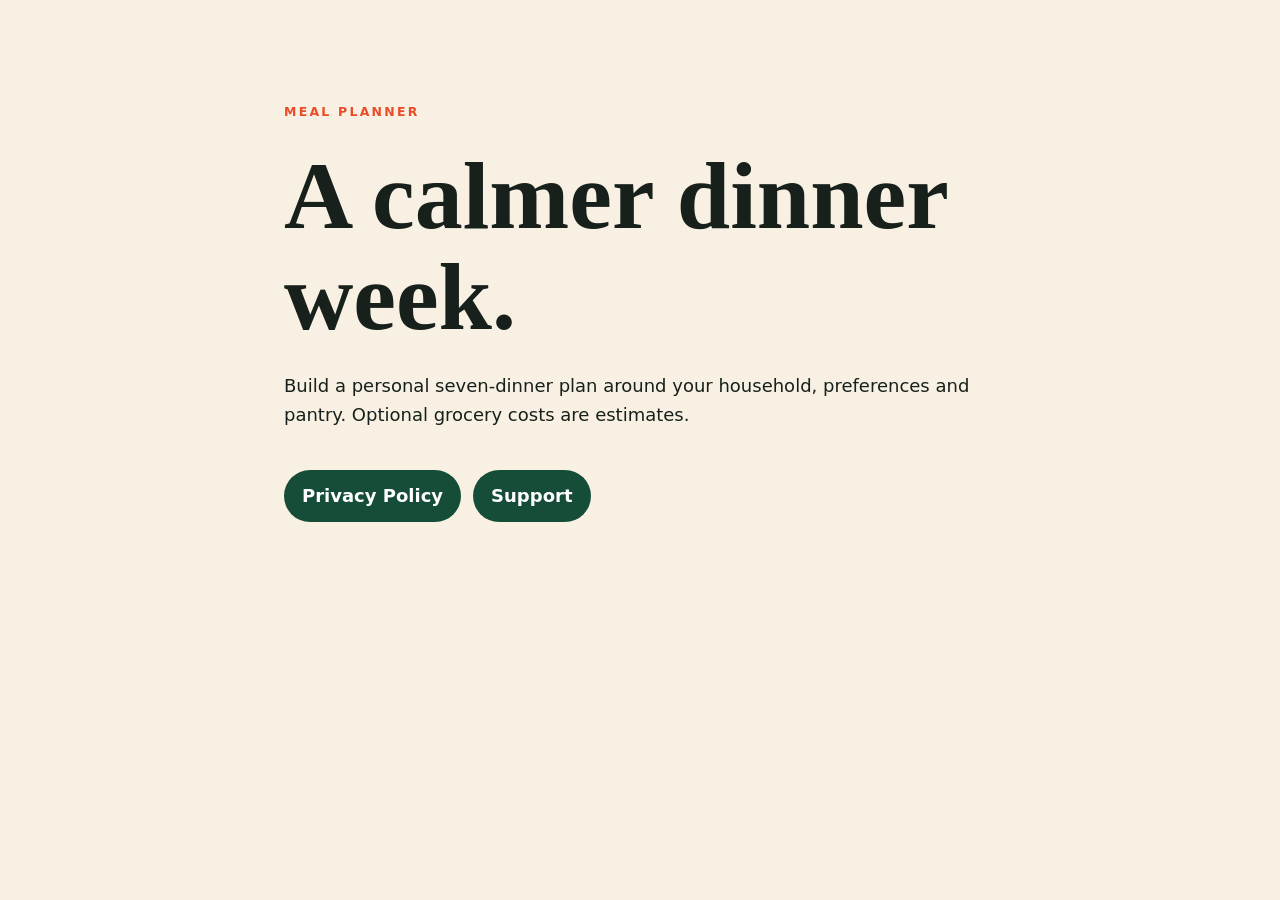
<file: index.html>
<!doctype html>
<html lang="en">
<head><meta charset="utf-8"><meta name="viewport" content="width=device-width,initial-scale=1"><title>Meal Planner</title><link rel="stylesheet" href="styles.css"></head>
<body><main><p class="eyebrow">MEAL PLANNER</p><h1>A calmer dinner week.</h1><p>Build a personal seven-dinner plan around your household, preferences and pantry. Optional grocery costs are estimates.</p><nav><a href="privacy.html">Privacy Policy</a><a href="support.html">Support</a></nav></main></body>
</html>
</file>
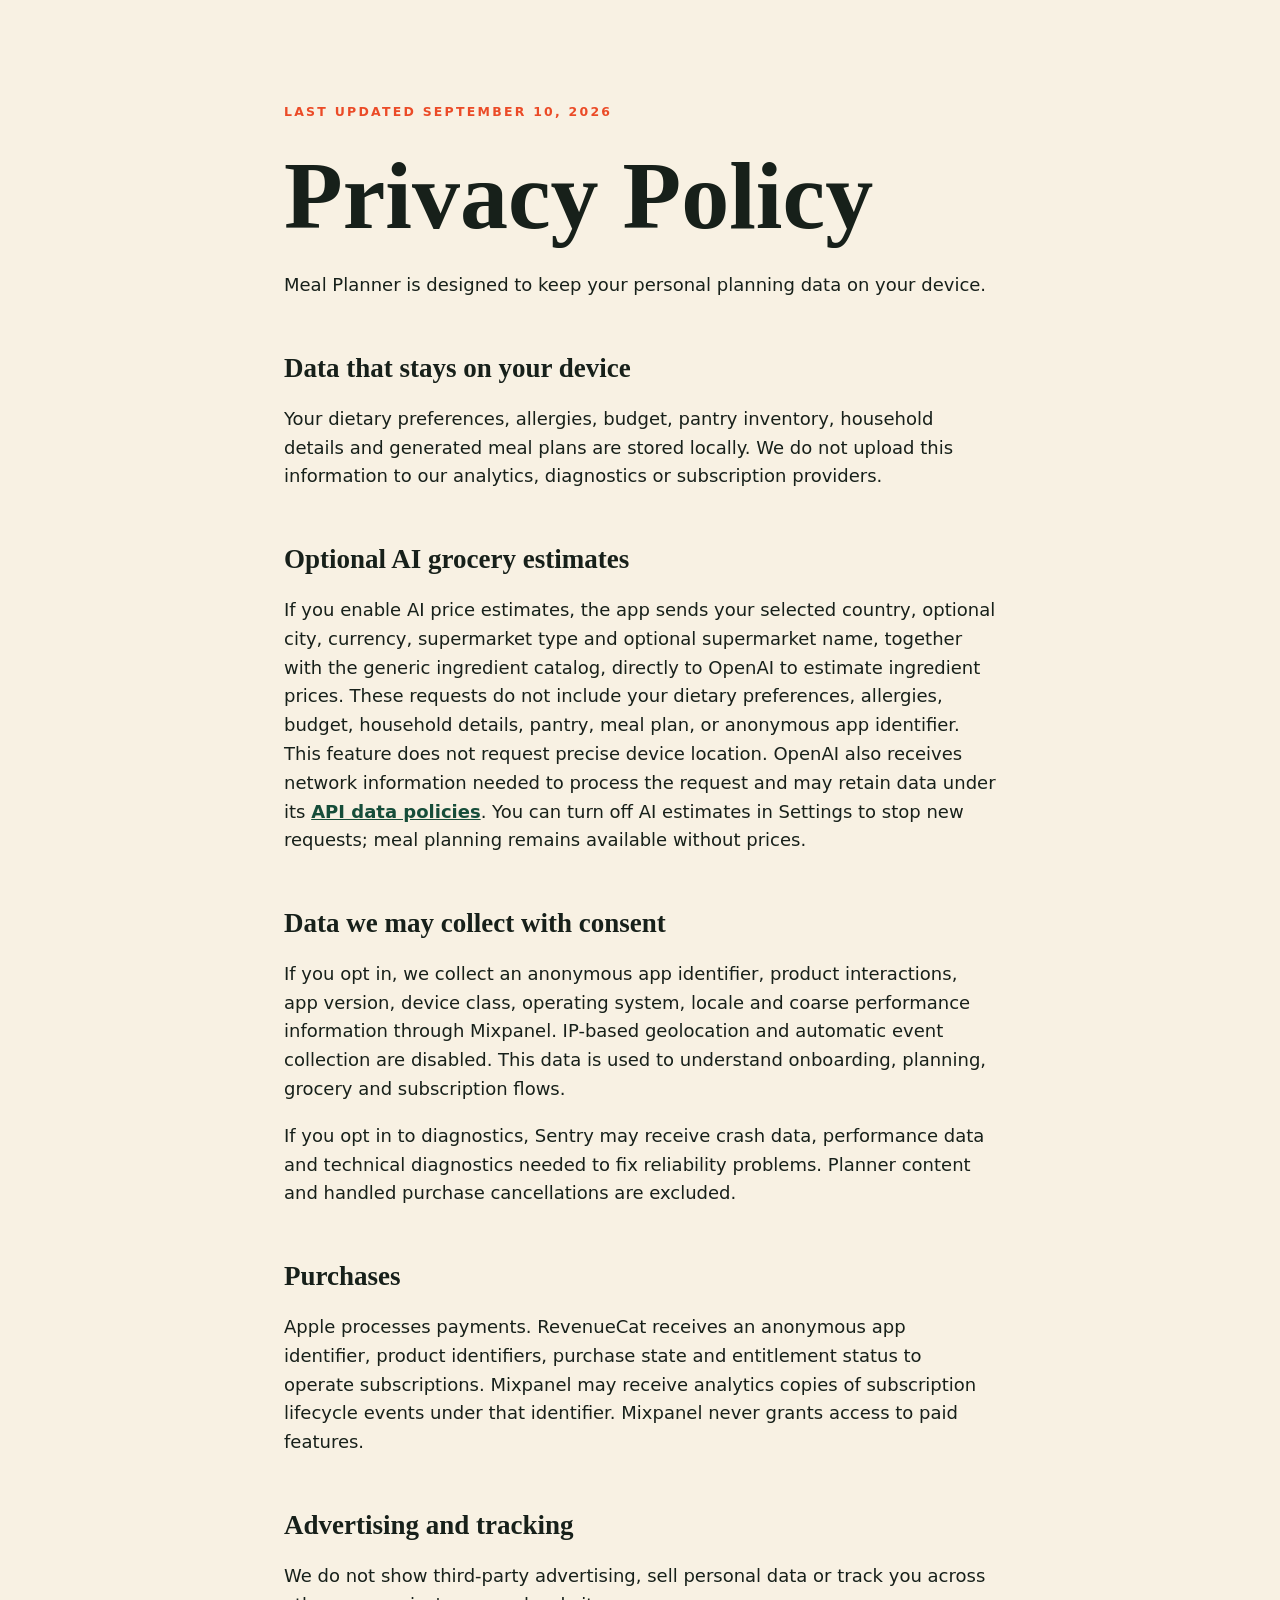
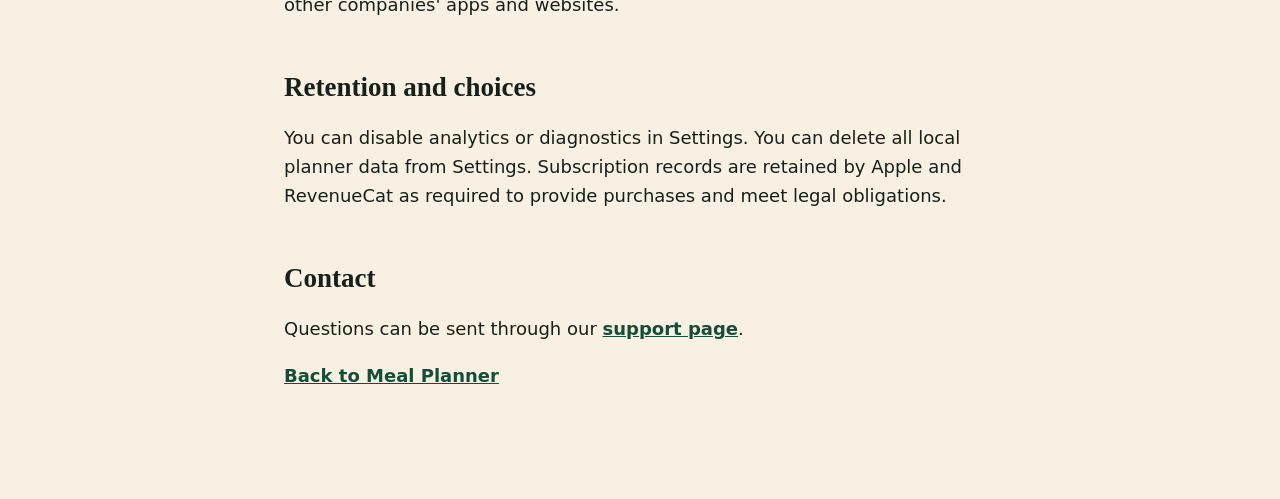
<file: privacy.html>
<!doctype html>
<html lang="en">
<head><meta charset="utf-8"><meta name="viewport" content="width=device-width,initial-scale=1"><title>Meal Planner Privacy Policy</title><link rel="stylesheet" href="styles.css"></head>
<body><main><p class="eyebrow">LAST UPDATED SEPTEMBER 10, 2026</p><h1>Privacy Policy</h1><p>Meal Planner is designed to keep your personal planning data on your device.</p><h2>Data that stays on your device</h2><p>Your dietary preferences, allergies, budget, pantry inventory, household details and generated meal plans are stored locally. We do not upload this information to our analytics, diagnostics or subscription providers.</p><h2>Optional AI grocery estimates</h2><p>If you enable AI price estimates, the app sends your selected country, optional city, currency, supermarket type and optional supermarket name, together with the generic ingredient catalog, directly to OpenAI to estimate ingredient prices. These requests do not include your dietary preferences, allergies, budget, household details, pantry, meal plan, or anonymous app identifier. This feature does not request precise device location. OpenAI also receives network information needed to process the request and may retain data under its <a href="https://platform.openai.com/docs/guides/your-data">API data policies</a>. You can turn off AI estimates in Settings to stop new requests; meal planning remains available without prices.</p><h2>Data we may collect with consent</h2><p>If you opt in, we collect an anonymous app identifier, product interactions, app version, device class, operating system, locale and coarse performance information through Mixpanel. IP-based geolocation and automatic event collection are disabled. This data is used to understand onboarding, planning, grocery and subscription flows.</p><p>If you opt in to diagnostics, Sentry may receive crash data, performance data and technical diagnostics needed to fix reliability problems. Planner content and handled purchase cancellations are excluded.</p><h2>Purchases</h2><p>Apple processes payments. RevenueCat receives an anonymous app identifier, product identifiers, purchase state and entitlement status to operate subscriptions. Mixpanel may receive analytics copies of subscription lifecycle events under that identifier. Mixpanel never grants access to paid features.</p><h2>Advertising and tracking</h2><p>We do not show third-party advertising, sell personal data or track you across other companies' apps and websites.</p><h2>Retention and choices</h2><p>You can disable analytics or diagnostics in Settings. You can delete all local planner data from Settings. Subscription records are retained by Apple and RevenueCat as required to provide purchases and meet legal obligations.</p><h2>Contact</h2><p>Questions can be sent through our <a href="support.html">support page</a>.</p><p><a href="index.html">Back to Meal Planner</a></p></main></body>
</html>
</file>
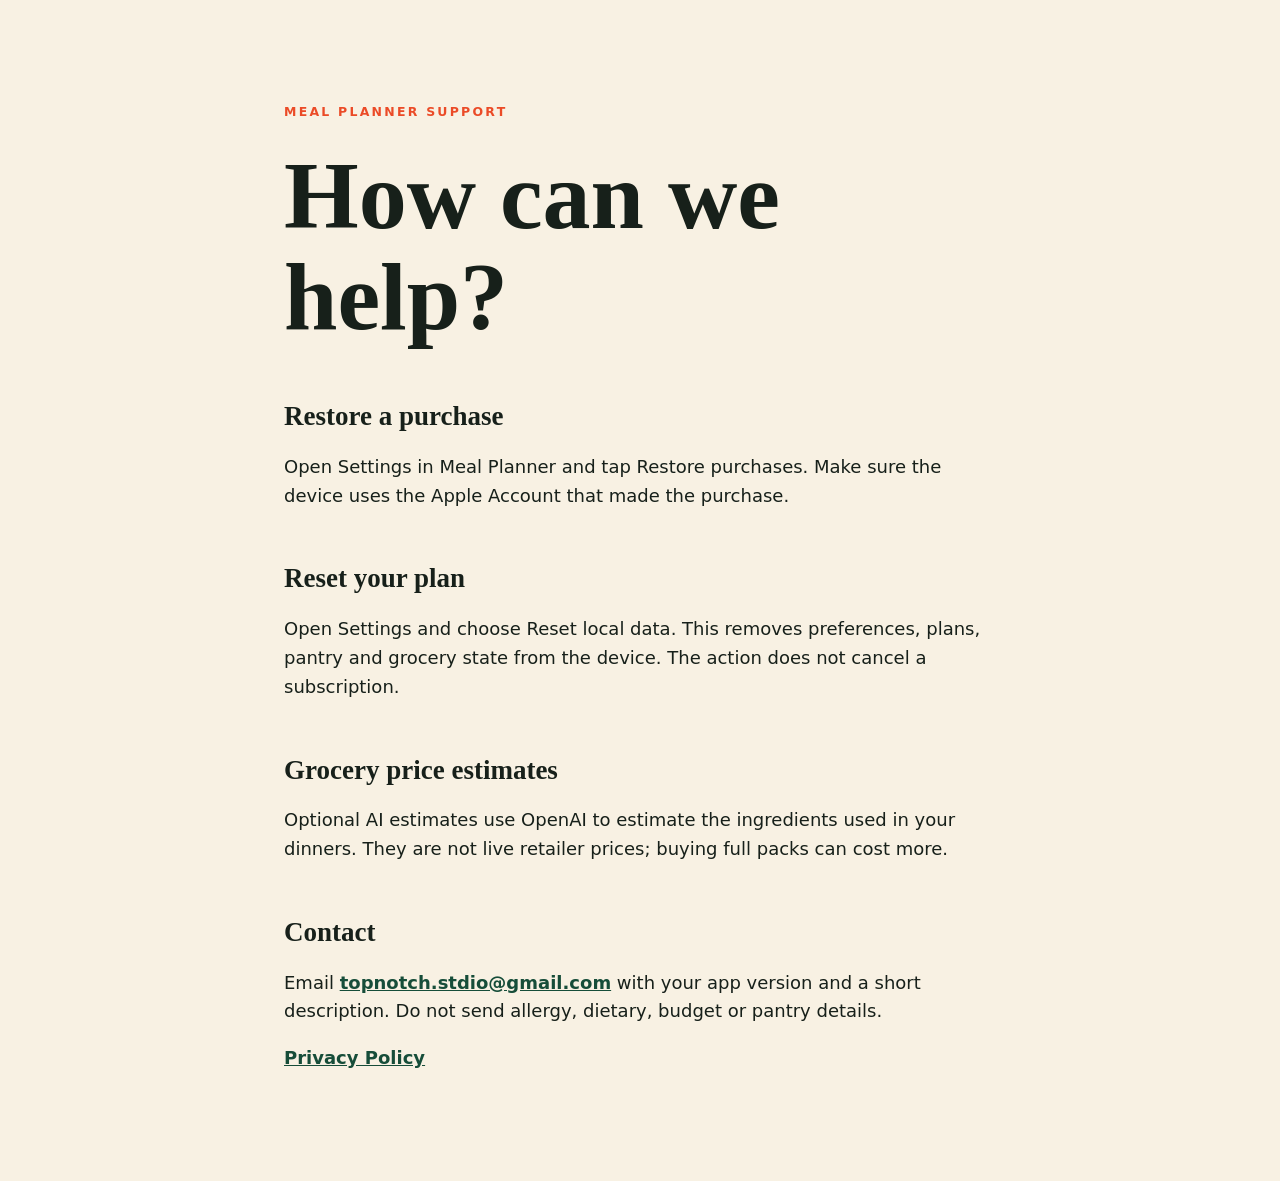
<file: support.html>
<!doctype html>
<html lang="en">
<head><meta charset="utf-8"><meta name="viewport" content="width=device-width,initial-scale=1"><title>Meal Planner Support</title><link rel="stylesheet" href="styles.css"></head>
<body><main><p class="eyebrow">MEAL PLANNER SUPPORT</p><h1>How can we help?</h1><h2>Restore a purchase</h2><p>Open Settings in Meal Planner and tap Restore purchases. Make sure the device uses the Apple Account that made the purchase.</p><h2>Reset your plan</h2><p>Open Settings and choose Reset local data. This removes preferences, plans, pantry and grocery state from the device. The action does not cancel a subscription.</p><h2>Grocery price estimates</h2><p>Optional AI estimates use OpenAI to estimate the ingredients used in your dinners. They are not live retailer prices; buying full packs can cost more.</p><h2>Contact</h2><p>Email <a href="mailto:topnotch.stdio@gmail.com">topnotch.stdio@gmail.com</a> with your app version and a short description. Do not send allergy, dietary, budget or pantry details.</p><p><a href="privacy.html">Privacy Policy</a></p></main></body>
</html>
</file>
<file: styles.css>
:root{color-scheme:light dark;--paper:#f8f1e3;--ink:#17201a;--forest:#164d39;--persimmon:#eb4b27;--card:#fffaf0}*{box-sizing:border-box}body{margin:0;background:var(--paper);color:var(--ink);font:18px/1.6 system-ui,sans-serif}main{max-width:760px;margin:auto;padding:10vh 24px}h1,h2{font-family:Georgia,serif;line-height:1.05}h1{font-size:clamp(3rem,9vw,6rem);margin:.25em 0}h2{margin-top:2em}a{color:var(--forest);font-weight:700}.eyebrow{color:var(--persimmon);font-size:.78rem;font-weight:800;letter-spacing:.18em}nav{display:flex;gap:12px;flex-wrap:wrap;margin-top:40px}nav a{background:var(--forest);color:white;padding:12px 18px;border-radius:999px;text-decoration:none}@media(prefers-color-scheme:dark){:root{--paper:#121812;--ink:#f5efe2;--forest:#65b996;--persimmon:#ff7757;--card:#1d271f}}
</file>
